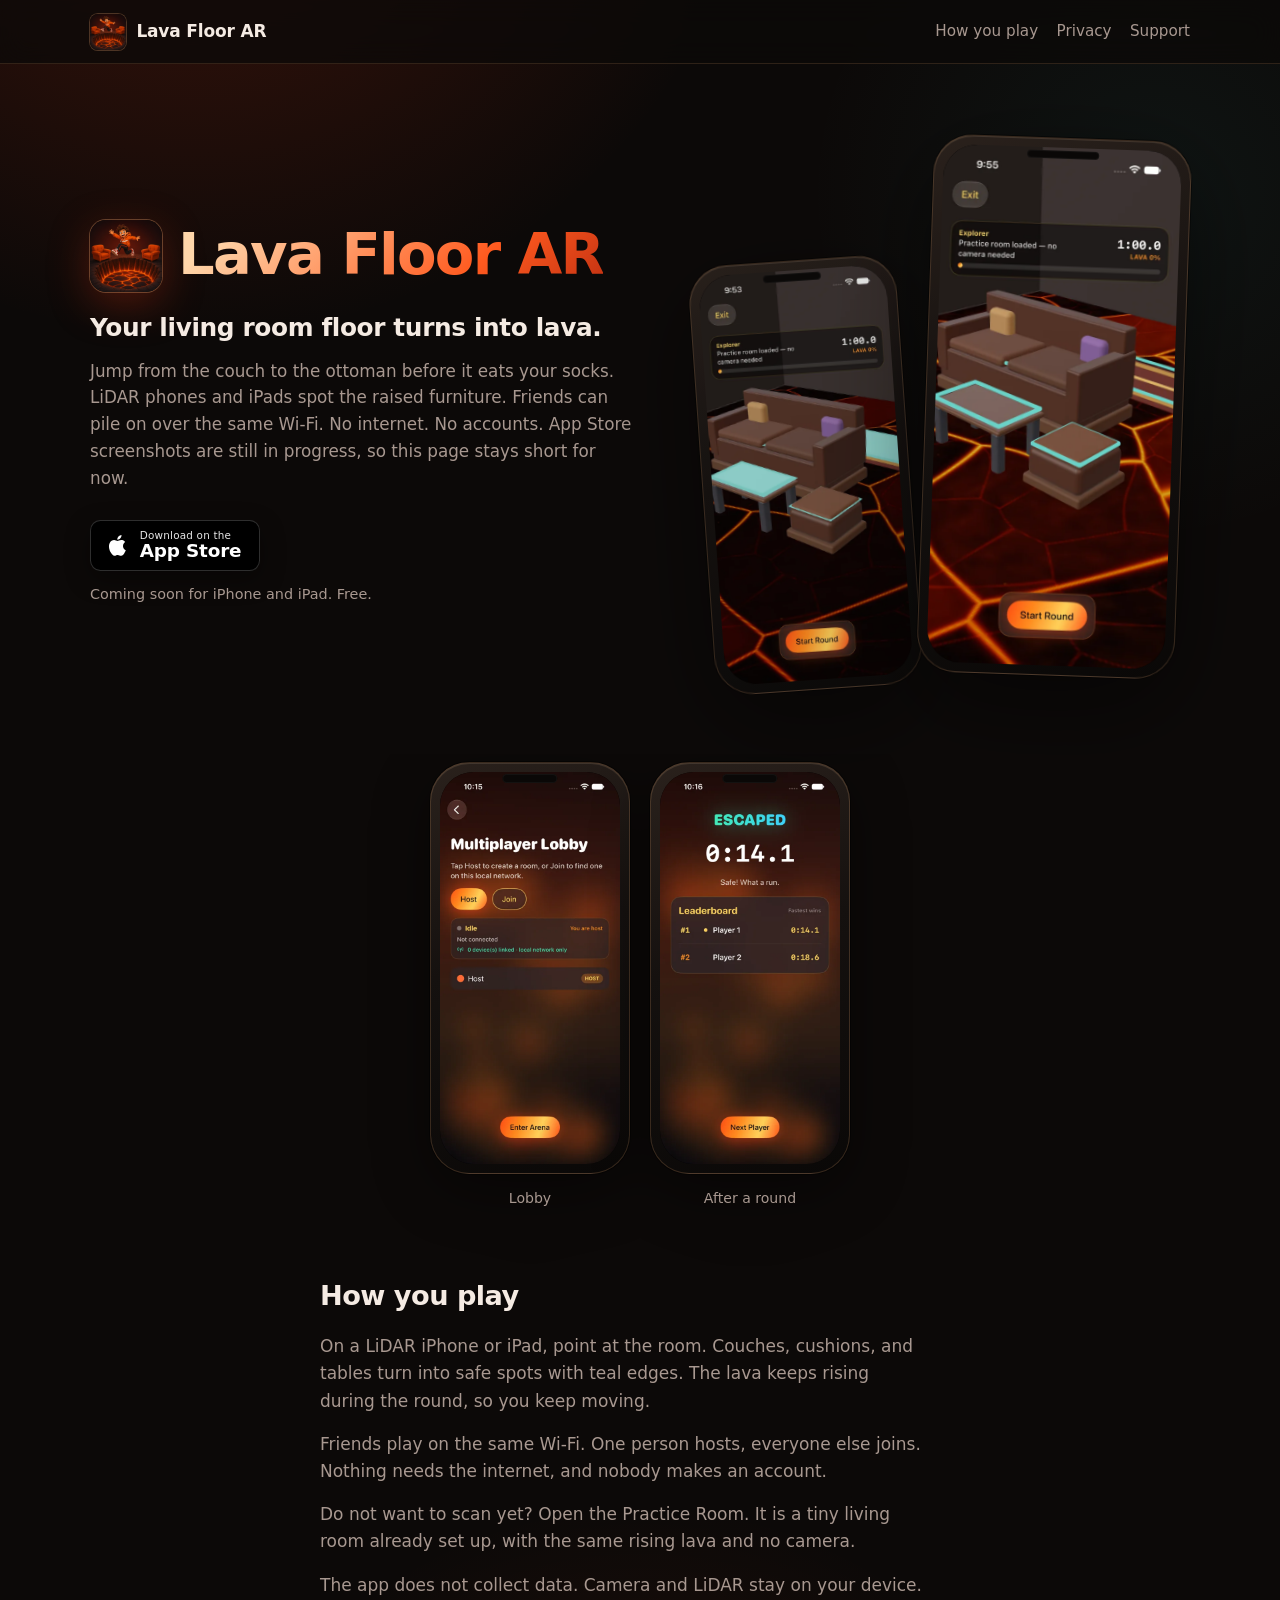
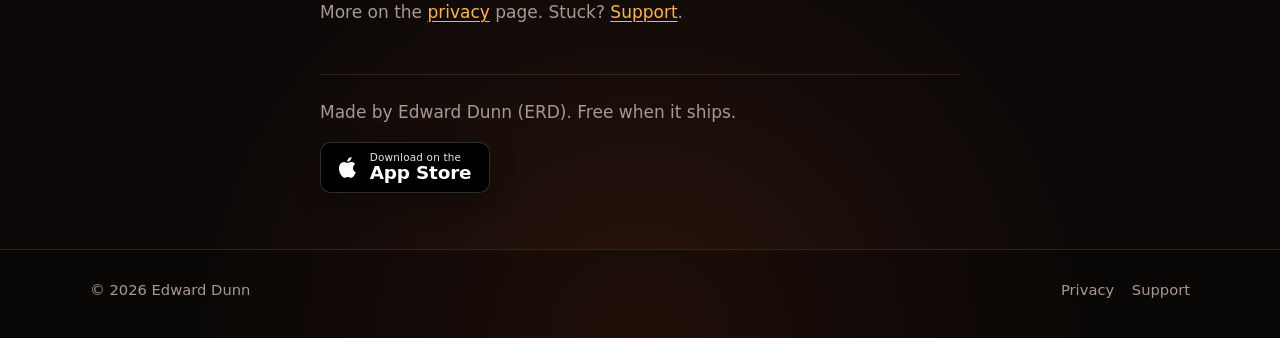
<file: index.html>
<!DOCTYPE html>
<html lang="en">
<head>
  <meta charset="utf-8">
  <meta name="viewport" content="width=device-width, initial-scale=1">
  <title>Lava Floor AR</title>
  <meta name="description" content="Lava Floor AR is a living-room game for iPhone and iPad. LiDAR finds couches and tables as safe spots while the lava rises. Friends play on the same Wi-Fi. No accounts.">
  <link rel="canonical" href="https://erdtheturd.github.io/floor-is-lava/">
  <!-- TODO: Point canonical / OG URLs at https://lavafloorar.com once that domain is bought. Do not add a CNAME until then. -->
  <meta property="og:type" content="website">
  <meta property="og:site_name" content="Lava Floor AR">
  <meta property="og:locale" content="en_US">
  <meta property="og:url" content="https://erdtheturd.github.io/floor-is-lava/">
  <meta property="og:title" content="Lava Floor AR">
  <meta property="og:description" content="Jump the furniture before the lava climbs. LiDAR safe spots, same-Wi-Fi friends, Practice Room with no camera.">
  <meta property="og:image" content="https://erdtheturd.github.io/floor-is-lava/assets/og.png">
  <meta property="og:image:width" content="1200">
  <meta property="og:image:height" content="630">
  <meta property="og:image:alt" content="Lava Floor AR Practice Room with cracked lava floor and teal safe spots.">
  <meta name="twitter:card" content="summary_large_image">
  <meta name="twitter:title" content="Lava Floor AR">
  <meta name="twitter:description" content="Jump the furniture before the lava climbs. LiDAR safe spots, same-Wi-Fi friends, Practice Room with no camera.">
  <meta name="twitter:image" content="https://erdtheturd.github.io/floor-is-lava/assets/og.png">
  <link rel="icon" href="assets/favicon.ico" sizes="any">
  <link rel="icon" type="image/png" sizes="32x32" href="assets/favicon-32.png">
  <link rel="apple-touch-icon" href="assets/apple-touch-icon.png">
  <meta name="theme-color" content="#0c0908">
  <link rel="stylesheet" href="styles.css">
</head>
<body>
  <a class="skip" href="#main">Skip to content</a>
  <header class="site-header">
    <div class="nav">
      <a class="brand" href="index.html">
        <img src="assets/icon-192.png" width="36" height="36" alt="">
        <span>Lava Floor AR</span>
      </a>
      <ul class="nav-links">
        <li><a href="#play">How you play</a></li>
        <li><a href="privacy.html">Privacy</a></li>
        <li><a href="support.html">Support</a></li>
      </ul>
    </div>
  </header>

  <main id="main">
    <section class="hero">
      <div class="hero-inner">
        <div class="copy">
          <div class="hero-brand">
            <img src="assets/icon-192.png" width="72" height="72" alt="Lava Floor AR icon">
            <h1>Lava Floor AR</h1>
          </div>
          <p class="lede">Your living room floor turns into lava.</p>
          <p class="hero-support">Jump from the couch to the ottoman before it eats your socks. LiDAR phones and iPads spot the raised furniture. Friends can pile on over the same Wi-Fi. No internet. No accounts. App Store screenshots are still in progress, so this page stays short for now.</p>
          <div class="hero-cta">
            <!-- TODO: Replace href="#" with the App Store URL when Lava Floor AR is live. -->
            <a class="as-badge" href="#" aria-label="Download on the App Store, coming soon">
              <svg viewBox="0 0 24 24" aria-hidden="true" focusable="false">
                <path fill="currentColor" d="M18.71 19.5c-.83 1.24-1.71 2.45-3.05 2.47-1.34.03-1.77-.79-3.29-.79-1.53 0-2 .77-3.27.82-1.31.05-2.3-1.32-3.14-2.53C4.25 17 2.94 12.45 4.7 9.39c.87-1.52 2.43-2.48 4.12-2.51 1.28-.02 2.5.87 3.29.87.78 0 2.26-1.07 3.81-.91.65.03 2.47.26 3.64 1.98-.09.06-2.17 1.28-2.15 3.81.03 3.02 2.65 4.03 2.68 4.04-.03.07-.42 1.44-1.38 2.83M13 3.5c.73-.83 1.94-1.46 2.94-1.5.13 1.17-.34 2.35-1.04 3.19-.69.85-1.83 1.51-2.95 1.42-.15-1.15.41-2.35 1.05-3.11z"/>
              </svg>
              <span><small>Download on the</small><strong>App Store</strong></span>
            </a>
            <p class="soon">Coming soon for iPhone and iPad. Free.</p>
          </div>
        </div>
        <div class="hero-phones" aria-label="Lava Floor AR screenshots">
          <figure class="phone">
            <div class="phone-bezel">
              <img class="phone-screen" src="assets/screen-4.webp" width="540" height="1174" alt="Close view of cracked basalt lava with teal-rimmed furniture pads.">
            </div>
          </figure>
          <figure class="phone">
            <div class="phone-bezel">
              <img class="phone-screen" src="assets/screen-1.webp" width="540" height="1174" alt="Practice Room with glowing cracked lava and teal safe spots on a couch, table, and ottoman.">
            </div>
          </figure>
        </div>
      </div>
    </section>

    <section class="shot-strip" aria-label="More screenshots">
      <div class="track">
        <figure class="phone">
          <div class="phone-bezel">
            <img class="phone-screen" src="assets/screen-2.webp" width="540" height="1174" alt="Multiplayer lobby with Host selected on the local network.">
          </div>
          <figcaption class="phone-label">Lobby</figcaption>
        </figure>
        <figure class="phone">
          <div class="phone-bezel">
            <img class="phone-screen" src="assets/screen-3.webp" width="540" height="1174" alt="Results screen after escaping, with a two-player leaderboard.">
          </div>
          <figcaption class="phone-label">After a round</figcaption>
        </figure>
      </div>
    </section>

    <section class="facts" id="play">
      <div class="facts-inner">
        <h2>How you play</h2>
        <p>On a LiDAR iPhone or iPad, point at the room. Couches, cushions, and tables turn into safe spots with teal edges. The lava keeps rising during the round, so you keep moving.</p>
        <p>Friends play on the same Wi-Fi. One person hosts, everyone else joins. Nothing needs the internet, and nobody makes an account.</p>
        <p>Do not want to scan yet? Open the Practice Room. It is a tiny living room already set up, with the same rising lava and no camera.</p>
        <p>The app does not collect data. Camera and LiDAR stay on your device. More on the <a href="privacy.html">privacy</a> page. Stuck? <a href="support.html">Support</a>.</p>
      </div>
    </section>

    <section class="closing">
      <p>Made by Edward Dunn (ERD). Free when it ships.</p>
      <div class="hero-cta">
        <!-- TODO: Replace href="#" with the App Store URL when Lava Floor AR is live. -->
        <a class="as-badge" href="#" aria-label="Download on the App Store, coming soon">
          <svg viewBox="0 0 24 24" aria-hidden="true" focusable="false">
            <path fill="currentColor" d="M18.71 19.5c-.83 1.24-1.71 2.45-3.05 2.47-1.34.03-1.77-.79-3.29-.79-1.53 0-2 .77-3.27.82-1.31.05-2.3-1.32-3.14-2.53C4.25 17 2.94 12.45 4.7 9.39c.87-1.52 2.43-2.48 4.12-2.51 1.28-.02 2.5.87 3.29.87.78 0 2.26-1.07 3.81-.91.65.03 2.47.26 3.64 1.98-.09.06-2.17 1.28-2.15 3.81.03 3.02 2.65 4.03 2.68 4.04-.03.07-.42 1.44-1.38 2.83M13 3.5c.73-.83 1.94-1.46 2.94-1.5.13 1.17-.34 2.35-1.04 3.19-.69.85-1.83 1.51-2.95 1.42-.15-1.15.41-2.35 1.05-3.11z"/>
          </svg>
          <span><small>Download on the</small><strong>App Store</strong></span>
        </a>
      </div>
    </section>
  </main>

  <footer class="site-footer">
    <div class="footer-inner">
      <p>&copy; 2026 Edward Dunn</p>
      <div class="footer-links">
        <a href="privacy.html">Privacy</a>
        <a href="support.html">Support</a>
      </div>
    </div>
  </footer>
</body>
</html>
</file>
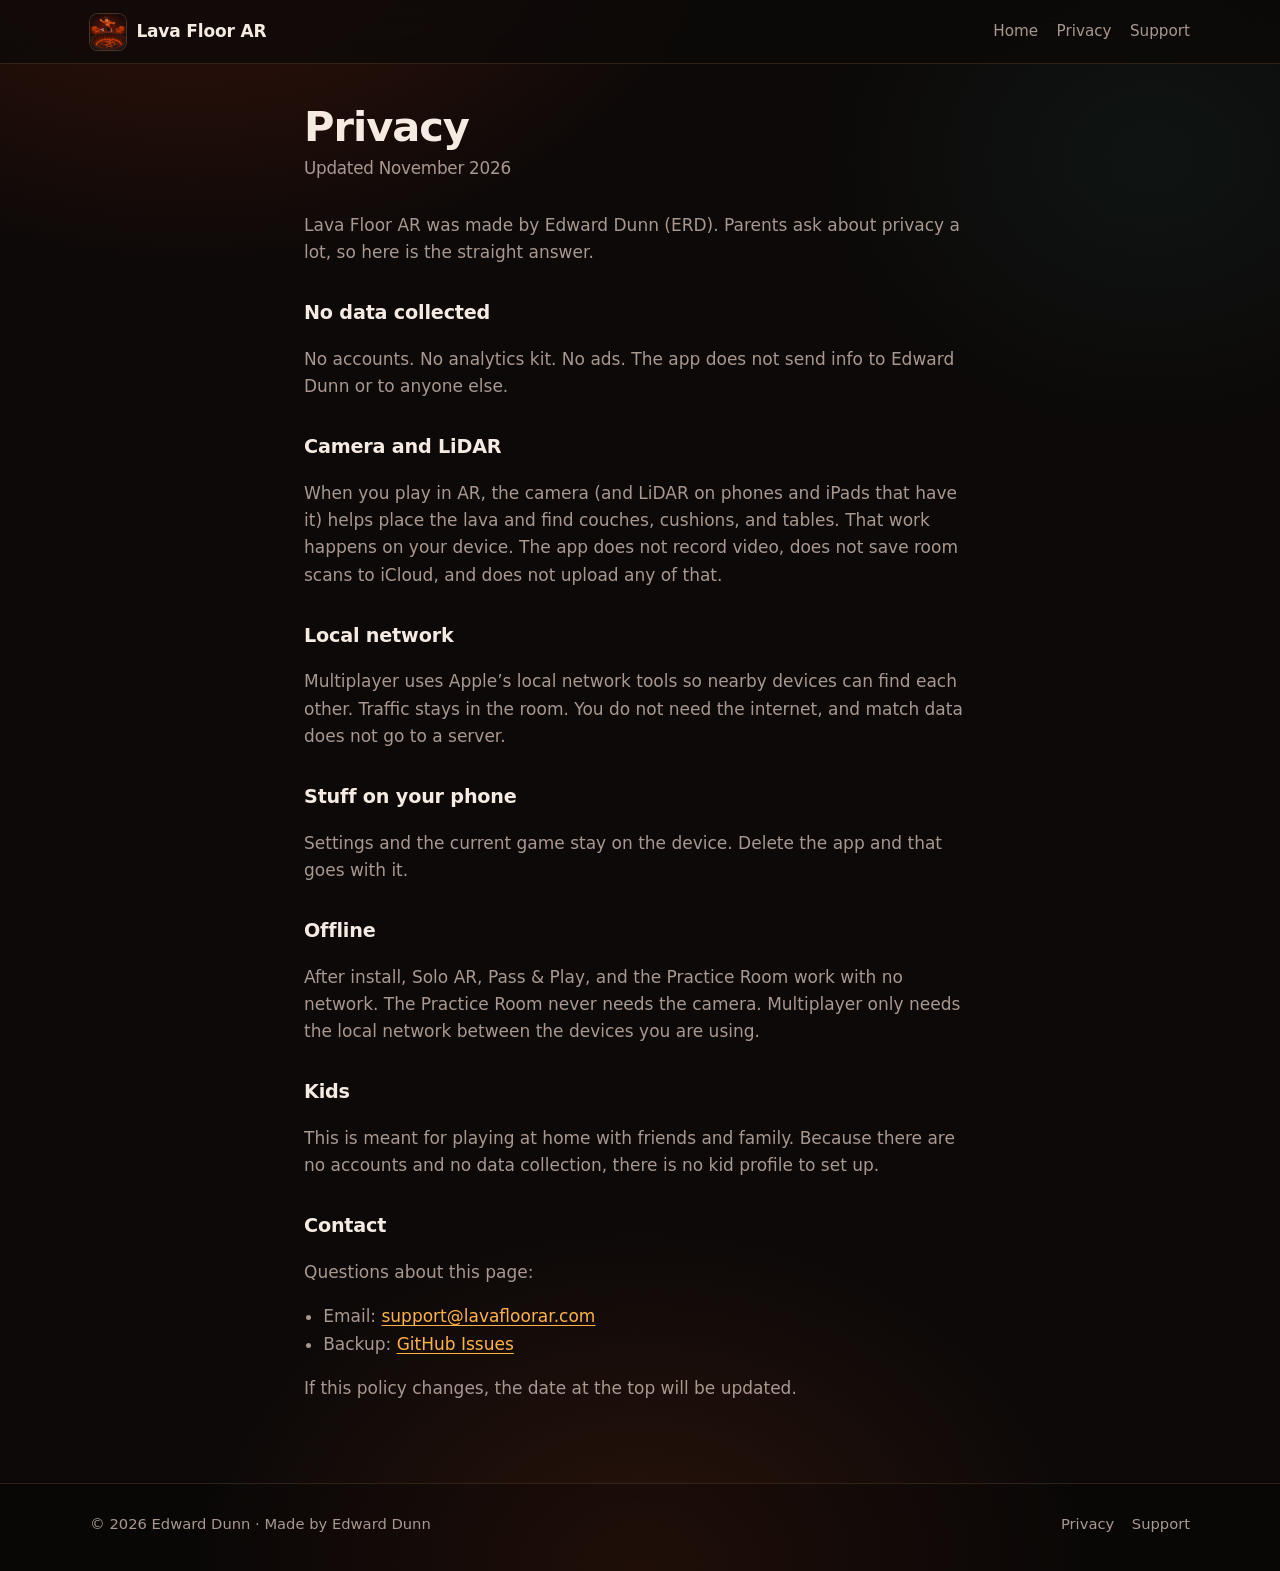
<file: privacy.html>
<!DOCTYPE html>
<html lang="en">
<head>
  <meta charset="utf-8">
  <meta name="viewport" content="width=device-width, initial-scale=1">
  <title>Privacy · Lava Floor AR</title>
  <meta name="description" content="Lava Floor AR privacy policy. No data collected. Camera, LiDAR, and local network stay on your devices.">
  <link rel="canonical" href="https://erdtheturd.github.io/floor-is-lava/privacy.html">
  <!-- TODO: Point canonical / OG URLs at https://lavafloorar.com once that domain is bought. -->
  <meta property="og:type" content="website">
  <meta property="og:site_name" content="Lava Floor AR">
  <meta property="og:url" content="https://erdtheturd.github.io/floor-is-lava/privacy.html">
  <meta property="og:title" content="Privacy · Lava Floor AR">
  <meta property="og:description" content="Lava Floor AR does not collect data. Camera, LiDAR, and local network stay on your devices.">
  <meta property="og:image" content="https://erdtheturd.github.io/floor-is-lava/assets/og.png">
  <meta name="twitter:card" content="summary_large_image">
  <meta name="twitter:title" content="Privacy · Lava Floor AR">
  <meta name="twitter:description" content="Lava Floor AR does not collect data. Camera, LiDAR, and local network stay on your devices.">
  <meta name="twitter:image" content="https://erdtheturd.github.io/floor-is-lava/assets/og.png">
  <link rel="icon" href="assets/favicon.ico" sizes="any">
  <link rel="icon" type="image/png" sizes="32x32" href="assets/favicon-32.png">
  <link rel="apple-touch-icon" href="assets/apple-touch-icon.png">
  <meta name="theme-color" content="#0c0908">
  <link rel="stylesheet" href="styles.css">
</head>
<body>
  <a class="skip" href="#main">Skip to content</a>
  <header class="site-header">
    <div class="nav">
      <a class="brand" href="index.html">
        <img src="assets/icon-192.png" width="36" height="36" alt="">
        <span>Lava Floor AR</span>
      </a>
      <ul class="nav-links">
        <li><a href="index.html">Home</a></li>
        <li><a href="privacy.html">Privacy</a></li>
        <li><a href="support.html">Support</a></li>
      </ul>
    </div>
  </header>

  <main id="main" class="page">
    <div class="page-narrow">
      <h1>Privacy</h1>
      <p class="lede">Updated November 2026</p>

      <p>Lava Floor AR was made by Edward Dunn (ERD). Parents ask about privacy a lot, so here is the straight answer.</p>

      <h2>No data collected</h2>
      <p>No accounts. No analytics kit. No ads. The app does not send info to Edward Dunn or to anyone else.</p>

      <h2>Camera and LiDAR</h2>
      <p>When you play in AR, the camera (and LiDAR on phones and iPads that have it) helps place the lava and find couches, cushions, and tables. That work happens on your device. The app does not record video, does not save room scans to iCloud, and does not upload any of that.</p>

      <h2>Local network</h2>
      <p>Multiplayer uses Apple’s local network tools so nearby devices can find each other. Traffic stays in the room. You do not need the internet, and match data does not go to a server.</p>

      <h2>Stuff on your phone</h2>
      <p>Settings and the current game stay on the device. Delete the app and that goes with it.</p>

      <h2>Offline</h2>
      <p>After install, Solo AR, Pass &amp; Play, and the Practice Room work with no network. The Practice Room never needs the camera. Multiplayer only needs the local network between the devices you are using.</p>

      <h2>Kids</h2>
      <p>This is meant for playing at home with friends and family. Because there are no accounts and no data collection, there is no kid profile to set up.</p>

      <h2>Contact</h2>
      <p>Questions about this page:</p>
      <ul>
        <li>Email: <a href="mailto:support@lavafloorar.com">support@lavafloorar.com</a></li>
        <!-- TODO: Domain lavafloorar.com is not live yet; mailbox pending. Until then prefer GitHub Issues. -->
        <li>Backup: <a href="https://github.com/ErdTheTurd/floor-is-lava/issues">GitHub Issues</a></li>
      </ul>

      <p>If this policy changes, the date at the top will be updated.</p>
    </div>
  </main>

  <footer class="site-footer">
    <div class="footer-inner">
      <p>&copy; 2026 Edward Dunn · Made by Edward Dunn</p>
      <div class="footer-links">
        <a href="privacy.html">Privacy</a>
        <a href="support.html">Support</a>
      </div>
    </div>
  </footer>
</body>
</html>
</file>
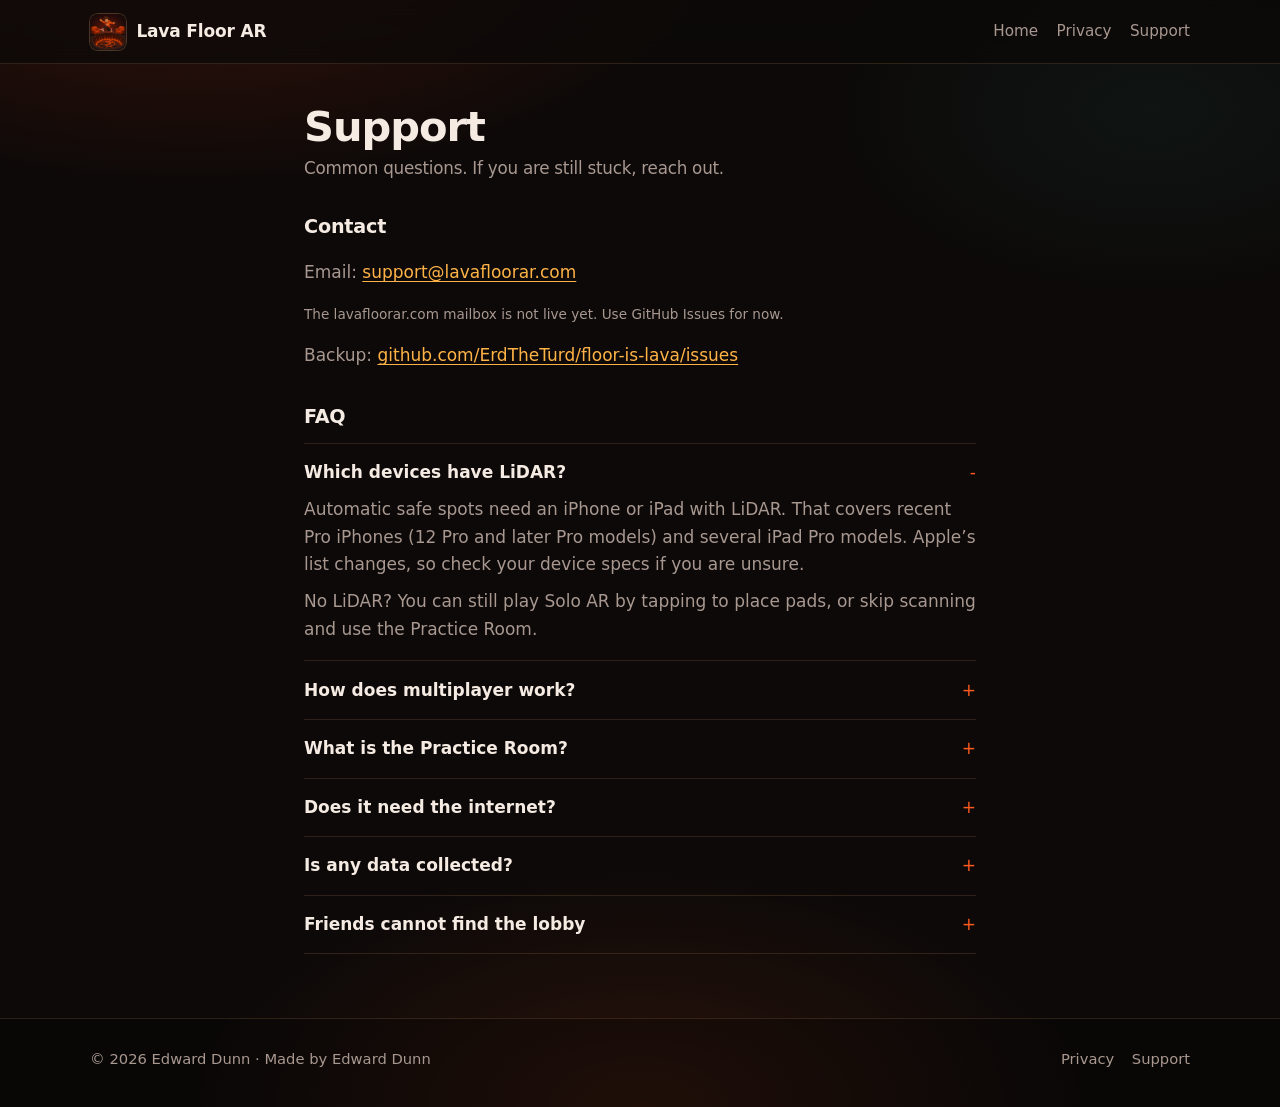
<file: support.html>
<!DOCTYPE html>
<html lang="en">
<head>
  <meta charset="utf-8">
  <meta name="viewport" content="width=device-width, initial-scale=1">
  <title>Support · Lava Floor AR</title>
  <meta name="description" content="Lava Floor AR help: LiDAR devices, same-Wi-Fi multiplayer, Practice Room, and how to reach support.">
  <link rel="canonical" href="https://erdtheturd.github.io/floor-is-lava/support.html">
  <!-- TODO: Point canonical / OG URLs at https://lavafloorar.com once that domain is bought. -->
  <meta property="og:type" content="website">
  <meta property="og:site_name" content="Lava Floor AR">
  <meta property="og:url" content="https://erdtheturd.github.io/floor-is-lava/support.html">
  <meta property="og:title" content="Support · Lava Floor AR">
  <meta property="og:description" content="Help for Lava Floor AR: LiDAR, multiplayer, Practice Room, and contact.">
  <meta property="og:image" content="https://erdtheturd.github.io/floor-is-lava/assets/og.png">
  <meta name="twitter:card" content="summary_large_image">
  <meta name="twitter:title" content="Support · Lava Floor AR">
  <meta name="twitter:description" content="Help for Lava Floor AR: LiDAR, multiplayer, Practice Room, and contact.">
  <meta name="twitter:image" content="https://erdtheturd.github.io/floor-is-lava/assets/og.png">
  <link rel="icon" href="assets/favicon.ico" sizes="any">
  <link rel="icon" type="image/png" sizes="32x32" href="assets/favicon-32.png">
  <link rel="apple-touch-icon" href="assets/apple-touch-icon.png">
  <meta name="theme-color" content="#0c0908">
  <link rel="stylesheet" href="styles.css">
</head>
<body>
  <a class="skip" href="#main">Skip to content</a>
  <header class="site-header">
    <div class="nav">
      <a class="brand" href="index.html">
        <img src="assets/icon-192.png" width="36" height="36" alt="">
        <span>Lava Floor AR</span>
      </a>
      <ul class="nav-links">
        <li><a href="index.html">Home</a></li>
        <li><a href="privacy.html">Privacy</a></li>
        <li><a href="support.html">Support</a></li>
      </ul>
    </div>
  </header>

  <main id="main" class="page">
    <div class="page-narrow">
      <h1>Support</h1>
      <p class="lede">Common questions. If you are still stuck, reach out.</p>

      <h2>Contact</h2>
      <p>Email: <a href="mailto:support@lavafloorar.com">support@lavafloorar.com</a></p>
      <!-- TODO: Domain lavafloorar.com is not live yet; this mailbox is pending. Keep GitHub Issues as the working backup until the domain is bought and DNS/mail are set up. -->
      <p class="todo-note">The lavafloorar.com mailbox is not live yet. Use GitHub Issues for now.</p>
      <p>Backup: <a href="https://github.com/ErdTheTurd/floor-is-lava/issues">github.com/ErdTheTurd/floor-is-lava/issues</a></p>

      <h2>FAQ</h2>
      <div class="faq">
        <details open>
          <summary>Which devices have LiDAR?</summary>
          <p>Automatic safe spots need an iPhone or iPad with LiDAR. That covers recent Pro iPhones (12 Pro and later Pro models) and several iPad Pro models. Apple’s list changes, so check your device specs if you are unsure.</p>
          <p>No LiDAR? You can still play Solo AR by tapping to place pads, or skip scanning and use the Practice Room.</p>
        </details>
        <details>
          <summary>How does multiplayer work?</summary>
          <p>Everyone needs an iPhone or iPad on the same Wi-Fi (or a hotspot). One person taps Host. Others tap Join and allow Local Network. When people show up in the lobby, the host starts the round. Timer, lava level, and scores stay in sync. No internet. No accounts.</p>
          <p>Only one device? Pass &amp; Play lets 2 to 6 people take turns. Fastest time wins.</p>
        </details>
        <details>
          <summary>What is the Practice Room?</summary>
          <p>A built-in living room with a couch, ottoman, cushions, and a coffee table. Same rising lava and timer, but no camera. Good for learning, or for days when you cannot shove the real furniture around.</p>
        </details>
        <details>
          <summary>Does it need the internet?</summary>
          <p>No. After install, Solo AR, Pass &amp; Play, and the Practice Room work offline. Multiplayer only needs the local network between the devices in the room.</p>
        </details>
        <details>
          <summary>Is any data collected?</summary>
          <p>No. No accounts, no analytics. Camera, LiDAR, and local-network traffic stay on your devices. See the <a href="privacy.html">privacy page</a>.</p>
        </details>
        <details>
          <summary>Friends cannot find the lobby</summary>
          <p>Check that Local Network is allowed for Lava Floor AR in Settings, that everyone is on the same Wi-Fi or hotspot, and that Bluetooth is on. Have the host leave and make a new lobby, then join again.</p>
        </details>
      </div>
    </div>
  </main>

  <footer class="site-footer">
    <div class="footer-inner">
      <p>&copy; 2026 Edward Dunn · Made by Edward Dunn</p>
      <div class="footer-links">
        <a href="privacy.html">Privacy</a>
        <a href="support.html">Support</a>
      </div>
    </div>
  </footer>
</body>
</html>
</file>
<file: styles.css>
/* Lava Floor AR site */
:root {
  --bg: #0c0908;
  --bg-elev: #16100e;
  --basalt: #1f1512;
  --basalt-edge: #2e221c;
  --lava: #ff5a1f;
  --lava-deep: #c43212;
  --ember: #ffb347;
  --gold: #ffd6aa;
  --teal: #3dccc7;
  --text: #f5ebe3;
  --muted: #a89890;
  --line: rgba(255, 180, 120, 0.14);
  --max: 1100px;
  --radius-phone: 2.1rem;
  --font: "Avenir Next", "Segoe UI", "Helvetica Neue", ui-sans-serif, system-ui, sans-serif;
  --display: "Avenir Next Condensed", "Avenir Next", "Segoe UI Semibold", ui-sans-serif, system-ui, sans-serif;
}

*,
*::before,
*::after {
  box-sizing: border-box;
}

html {
  scroll-behavior: smooth;
}

body {
  margin: 0;
  font-family: var(--font);
  font-size: 1.0625rem;
  line-height: 1.6;
  color: var(--text);
  background:
    radial-gradient(ellipse 80% 50% at 15% -10%, rgba(196, 50, 18, 0.28), transparent 55%),
    radial-gradient(ellipse 60% 40% at 90% 10%, rgba(61, 204, 199, 0.06), transparent 45%),
    radial-gradient(ellipse 70% 45% at 50% 100%, rgba(255, 90, 31, 0.12), transparent 50%),
    var(--bg);
  min-height: 100vh;
  -webkit-font-smoothing: antialiased;
}

img {
  max-width: 100%;
  height: auto;
  display: block;
}

a {
  color: var(--ember);
  text-decoration-thickness: 1px;
  text-underline-offset: 0.18em;
}

a:hover {
  color: var(--gold);
}

.skip {
  position: absolute;
  left: -9999px;
  top: 0;
  background: var(--lava);
  color: #111;
  padding: 0.6rem 1rem;
  z-index: 100;
}

.skip:focus {
  left: 0.75rem;
  top: 0.75rem;
}

.wrap {
  width: min(100% - 2.5rem, var(--max));
  margin-inline: auto;
}

/* Header */
.site-header {
  position: sticky;
  top: 0;
  z-index: 40;
  backdrop-filter: blur(14px);
  -webkit-backdrop-filter: blur(14px);
  background: rgba(12, 9, 8, 0.78);
  border-bottom: 1px solid var(--line);
}

.nav {
  width: min(100% - 2.5rem, var(--max));
  margin-inline: auto;
  display: flex;
  align-items: center;
  justify-content: space-between;
  gap: 1rem;
  padding: 0.85rem 0;
}

.brand {
  display: inline-flex;
  align-items: center;
  gap: 0.65rem;
  color: var(--text);
  text-decoration: none;
  font-weight: 700;
  letter-spacing: -0.01em;
}

.brand img {
  border-radius: 22%;
  box-shadow: 0 0 0 1px rgba(255, 180, 120, 0.25);
}

.nav-links {
  display: flex;
  flex-wrap: wrap;
  gap: 0.35rem 1.15rem;
  list-style: none;
  margin: 0;
  padding: 0;
  font-size: 0.95rem;
}

.nav-links a {
  color: var(--muted);
  text-decoration: none;
}

.nav-links a:hover {
  color: var(--gold);
}

/* Hero */
.hero {
  padding: 3.5rem 0 2.5rem;
}

.hero-inner {
  width: min(100% - 2.5rem, var(--max));
  margin-inline: auto;
  display: grid;
  gap: 2.75rem;
  align-items: center;
}

@media (min-width: 880px) {
  .hero-inner {
    grid-template-columns: 1.05fr 0.95fr;
    gap: 3.5rem;
    padding-block: 1.5rem 2rem;
  }
}

.hero-brand {
  display: flex;
  align-items: center;
  gap: 1rem;
  margin-bottom: 1.25rem;
}

.hero-brand img {
  border-radius: 22%;
  box-shadow:
    0 0 0 1px rgba(255, 180, 120, 0.3),
    0 12px 40px rgba(196, 50, 18, 0.35);
}

.hero h1 {
  margin: 0;
  font-family: var(--display);
  font-size: clamp(2.4rem, 6vw, 3.6rem);
  font-weight: 700;
  letter-spacing: -0.03em;
  line-height: 1.05;
  background: linear-gradient(135deg, var(--gold) 10%, var(--lava) 70%, var(--lava-deep));
  -webkit-background-clip: text;
  background-clip: text;
  color: transparent;
}

.lede {
  margin: 0 0 0.85rem;
  font-size: clamp(1.25rem, 2.6vw, 1.55rem);
  font-weight: 600;
  letter-spacing: -0.015em;
  line-height: 1.3;
  color: var(--text);
}

.hero-support {
  margin: 0 0 1.75rem;
  max-width: 34rem;
  color: var(--muted);
  font-size: 1.05rem;
}

.hero-cta {
  display: flex;
  flex-direction: column;
  align-items: flex-start;
  gap: 0.75rem;
}

.soon {
  margin: 0;
  font-size: 0.9rem;
  color: var(--muted);
}

/* App Store badge (local SVG, no hotlink) */
.as-badge {
  display: inline-flex;
  align-items: center;
  gap: 0.65rem;
  padding: 0.55rem 1.1rem 0.55rem 0.85rem;
  border-radius: 0.65rem;
  background: #000;
  color: #fff !important;
  text-decoration: none !important;
  border: 1px solid rgba(255, 255, 255, 0.18);
  box-shadow: 0 8px 24px rgba(0, 0, 0, 0.35);
  transition: transform 0.15s ease, border-color 0.15s ease;
}

.as-badge:hover {
  transform: translateY(-1px);
  border-color: rgba(255, 255, 255, 0.35);
  color: #fff !important;
}

.as-badge svg {
  width: 1.55rem;
  height: 1.55rem;
  flex-shrink: 0;
}

.as-badge span {
  display: flex;
  flex-direction: column;
  line-height: 1.1;
}

.as-badge small {
  font-size: 0.65rem;
  letter-spacing: 0.02em;
  opacity: 0.9;
}

.as-badge strong {
  font-size: 1.15rem;
  font-weight: 600;
  letter-spacing: -0.01em;
}

/* Phone frame */
.phone {
  margin: 0;
  justify-self: center;
  width: min(100%, 280px);
  filter: drop-shadow(0 28px 50px rgba(0, 0, 0, 0.55));
}

.phone-bezel {
  position: relative;
  background: linear-gradient(160deg, #2a211c, #15110f 45%, #0a0807);
  border-radius: calc(var(--radius-phone) + 0.35rem);
  padding: 0.55rem;
  border: 1px solid rgba(255, 180, 120, 0.18);
  box-shadow:
    inset 0 1px 0 rgba(255, 220, 180, 0.12),
    0 0 0 1px rgba(0, 0, 0, 0.5);
}

.phone-bezel::before {
  content: "";
  position: absolute;
  top: 0.72rem;
  left: 50%;
  transform: translateX(-50%);
  width: 28%;
  height: 0.55rem;
  border-radius: 999px;
  background: #0a0807;
  z-index: 2;
  box-shadow: inset 0 0 0 1px rgba(255, 255, 255, 0.04);
}

.phone-screen {
  width: 100%;
  border-radius: var(--radius-phone);
  background: #000;
  aspect-ratio: 540 / 1174;
  object-fit: cover;
  object-position: center top;
}

.phone-label {
  margin: 0.85rem 0 0;
  text-align: center;
  font-size: 0.88rem;
  color: var(--muted);
}

.hero-phones {
  display: flex;
  justify-content: center;
  align-items: flex-end;
  gap: 1rem;
  perspective: 900px;
}

.hero-phones .phone:nth-child(1) {
  width: min(42%, 220px);
  opacity: 0.92;
  animation: rise-phone-left 0.9s ease both;
}

.hero-phones .phone:nth-child(2) {
  width: min(52%, 260px);
  z-index: 2;
  animation: rise-phone-right 0.9s 0.12s ease both;
}

@media (max-width: 520px) {
  .hero-phones .phone:nth-child(1) {
    display: none;
  }
  .hero-phones .phone:nth-child(2) {
    width: min(70%, 260px);
    transform: none;
  }
}

@keyframes rise-in {
  from {
    opacity: 0;
    transform: translateY(1.25rem) scale(0.98);
  }
  to {
    opacity: 1;
    transform: none;
  }
}

@keyframes rise-phone-left {
  from {
    opacity: 0;
    transform: translateY(1.25rem) rotate(-4deg) scale(0.98);
  }
  to {
    opacity: 0.92;
    transform: rotate(-4deg) translateY(0.5rem);
  }
}

@keyframes rise-phone-right {
  from {
    opacity: 0;
    transform: translateY(1.25rem) rotate(2deg) scale(0.98);
  }
  to {
    opacity: 1;
    transform: rotate(2deg) translateY(-0.4rem);
  }
}

@media (prefers-reduced-motion: reduce) {
  html {
    scroll-behavior: auto;
  }
  .hero-phones .phone {
    animation: none !important;
  }
}

/* Shot strip */
.shot-strip {
  padding: 0.5rem 0 3rem;
  overflow: hidden;
}

.shot-strip .track {
  display: flex;
  gap: 1.25rem;
  width: min(100% - 2.5rem, var(--max));
  margin-inline: auto;
  justify-content: center;
  flex-wrap: wrap;
  padding-bottom: 0.5rem;
}

.shot-strip .phone {
  flex: 0 0 auto;
  width: 200px;
  scroll-snap-align: start;
  filter: drop-shadow(0 16px 28px rgba(0, 0, 0, 0.4));
}

/* Short facts block (no empty image columns) */
.facts {
  padding: 0.5rem 0 3rem;
}

.facts-inner {
  width: min(100% - 2.5rem, 40rem);
  margin-inline: auto;
}

.facts h2 {
  margin: 0 0 1rem;
  font-family: var(--display);
  font-size: clamp(1.35rem, 2.6vw, 1.7rem);
  font-weight: 700;
  letter-spacing: -0.02em;
}

.facts p {
  margin: 0 0 1rem;
  color: var(--muted);
  max-width: 38rem;
}

.facts p:last-child {
  margin-bottom: 0;
}

.teal {
  color: var(--teal);
}

/* Closing CTA */
.closing {
  width: min(100% - 2.5rem, 40rem);
  margin: 0 auto 3.5rem;
  padding: 1.5rem 0 0;
  border-top: 1px solid var(--line);
  text-align: left;
}

.closing p {
  margin: 0 0 1rem;
  max-width: 36rem;
  color: var(--muted);
}

.closing .hero-cta {
  align-items: flex-start;
}

/* Footer */
.site-footer {
  border-top: 1px solid var(--line);
  padding: 1.75rem 0 2.25rem;
  background: rgba(0, 0, 0, 0.25);
}

.footer-inner {
  width: min(100% - 2.5rem, var(--max));
  margin-inline: auto;
  display: flex;
  flex-wrap: wrap;
  gap: 0.75rem 1.5rem;
  justify-content: space-between;
  align-items: center;
}

.site-footer p {
  margin: 0;
  color: var(--muted);
  font-size: 0.92rem;
}

.footer-links {
  display: flex;
  gap: 1.1rem;
  font-size: 0.92rem;
}

.footer-links a {
  color: var(--muted);
  text-decoration: none;
}

.footer-links a:hover {
  color: var(--gold);
}

/* Inner pages */
.page {
  padding: 2.5rem 0 4rem;
}

.page-narrow {
  width: min(100% - 2.5rem, 42rem);
  margin-inline: auto;
}

.page h1 {
  margin: 0 0 0.5rem;
  font-family: var(--display);
  font-size: clamp(2rem, 4vw, 2.6rem);
  letter-spacing: -0.025em;
  line-height: 1.1;
}

.page .lede {
  color: var(--muted);
  font-size: 1.05rem;
  font-weight: 500;
  margin-bottom: 2rem;
}

.page h2 {
  margin: 2rem 0 0.65rem;
  font-size: 1.2rem;
  letter-spacing: -0.01em;
}

.page p,
.page li {
  color: var(--muted);
}

.page ul {
  padding-left: 1.2rem;
}

.faq details {
  border-top: 1px solid var(--line);
  padding: 0.95rem 0;
}

.faq details:last-child {
  border-bottom: 1px solid var(--line);
}

.faq summary {
  cursor: pointer;
  font-weight: 650;
  color: var(--text);
  list-style: none;
}

.faq summary::-webkit-details-marker {
  display: none;
}

.faq summary::after {
  content: "+";
  float: right;
  color: var(--lava);
  font-weight: 500;
}

.faq details[open] summary::after {
  content: "-";
}

.faq details p {
  margin: 0.65rem 0 0.15rem;
}

.todo-note {
  margin-top: 0.5rem;
  font-size: 0.85rem;
  color: var(--ember);
}
</file>
